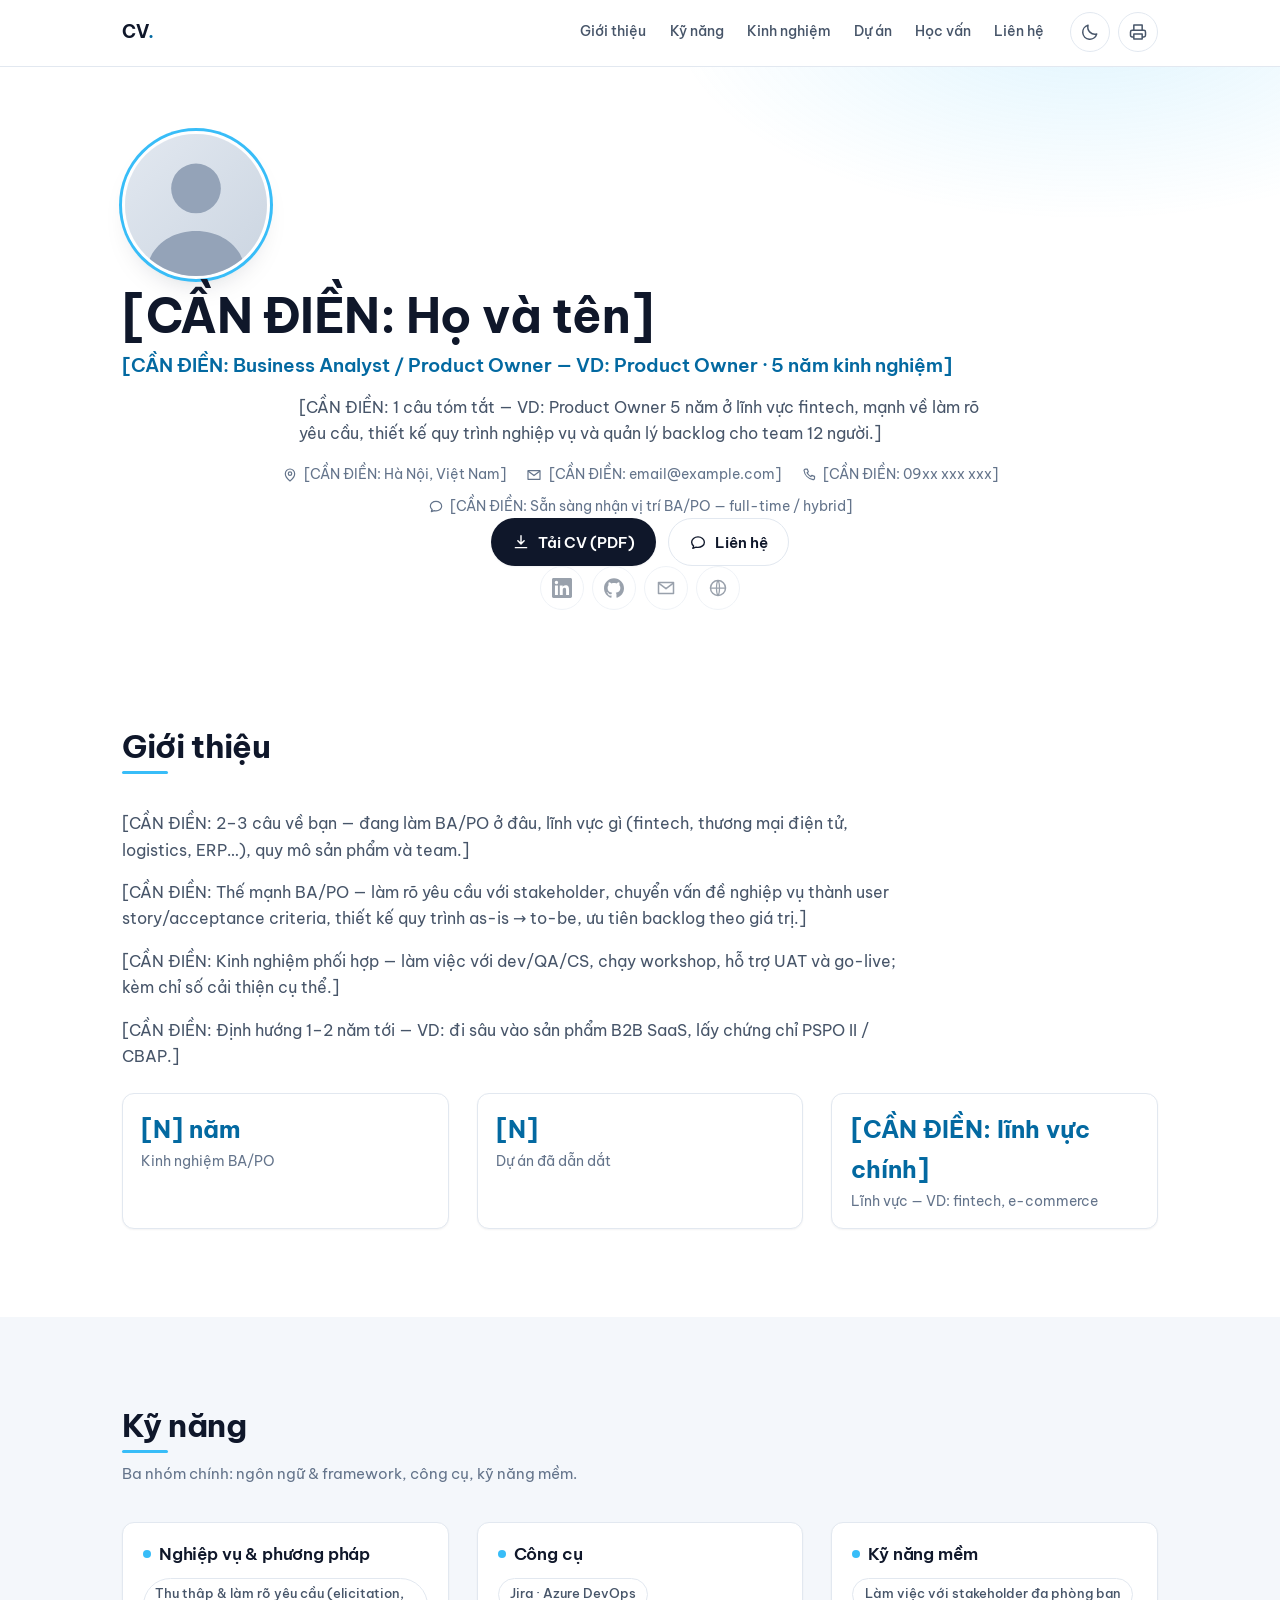
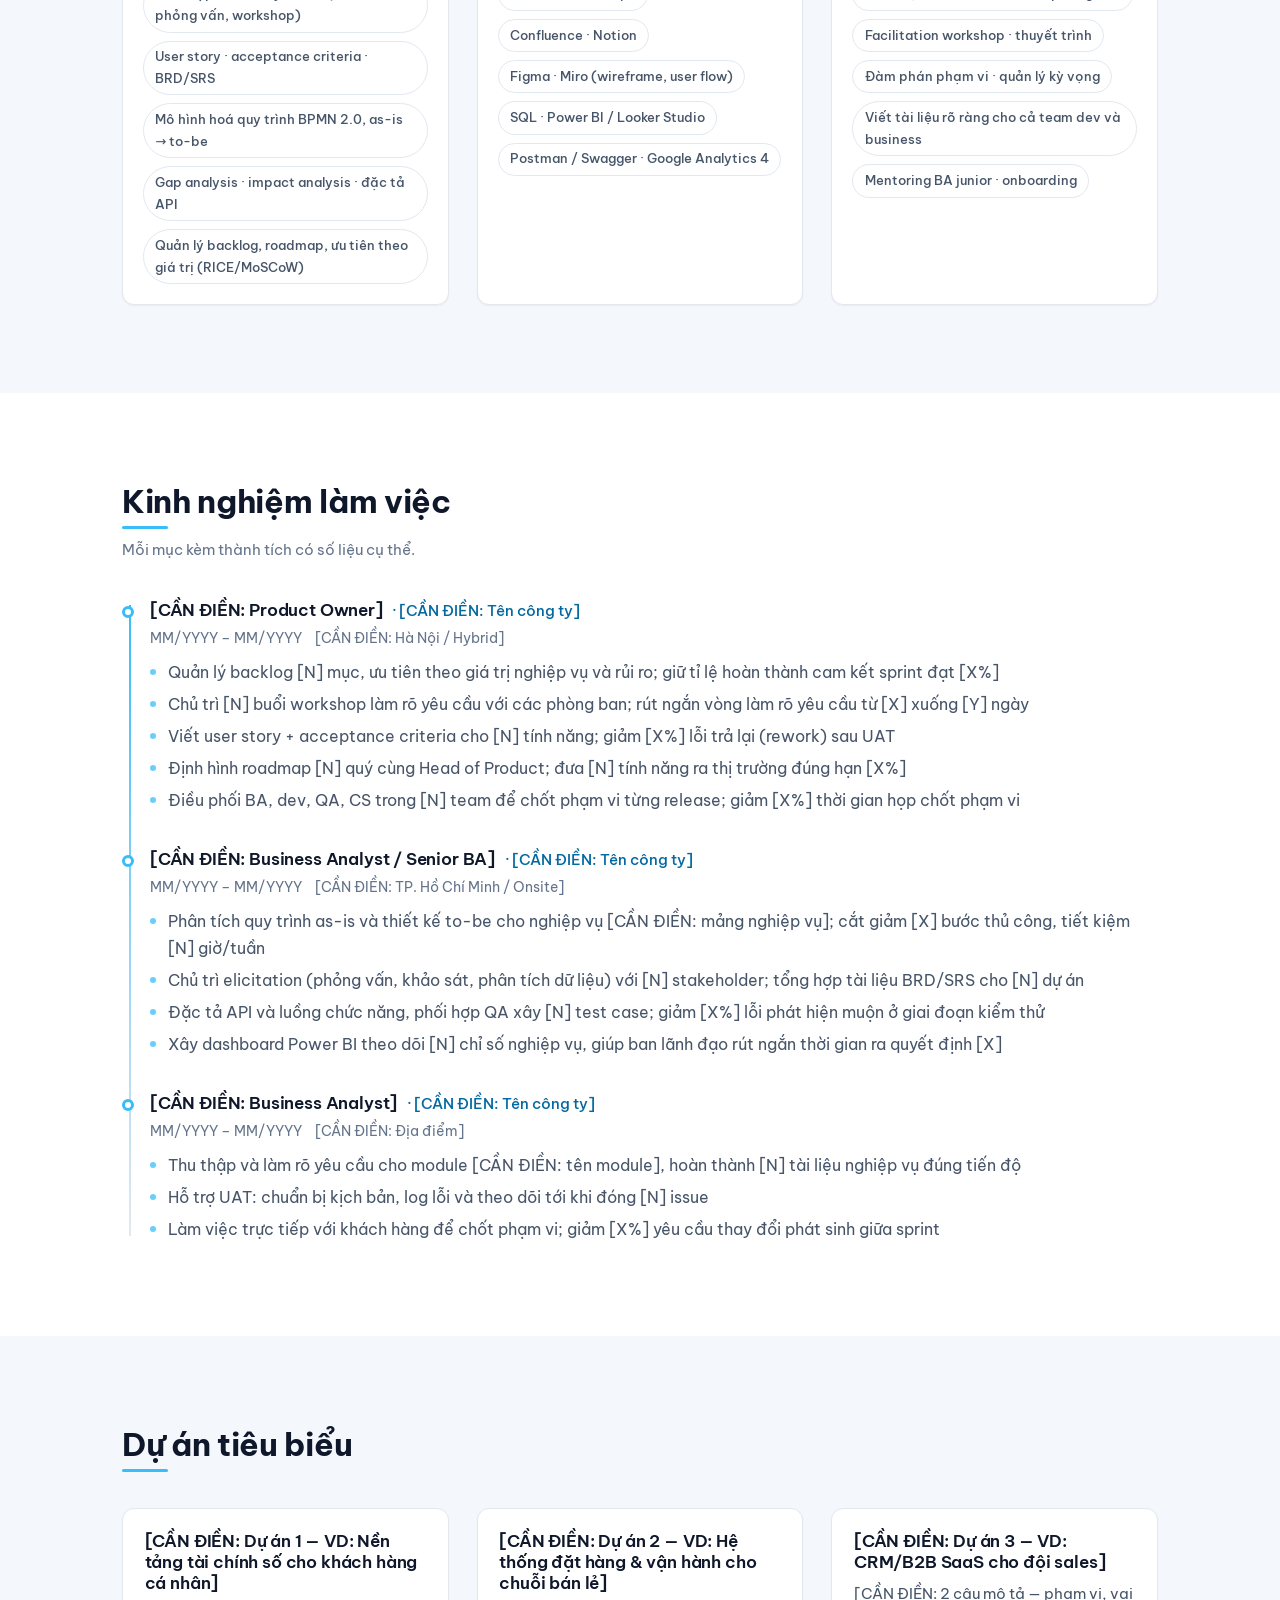
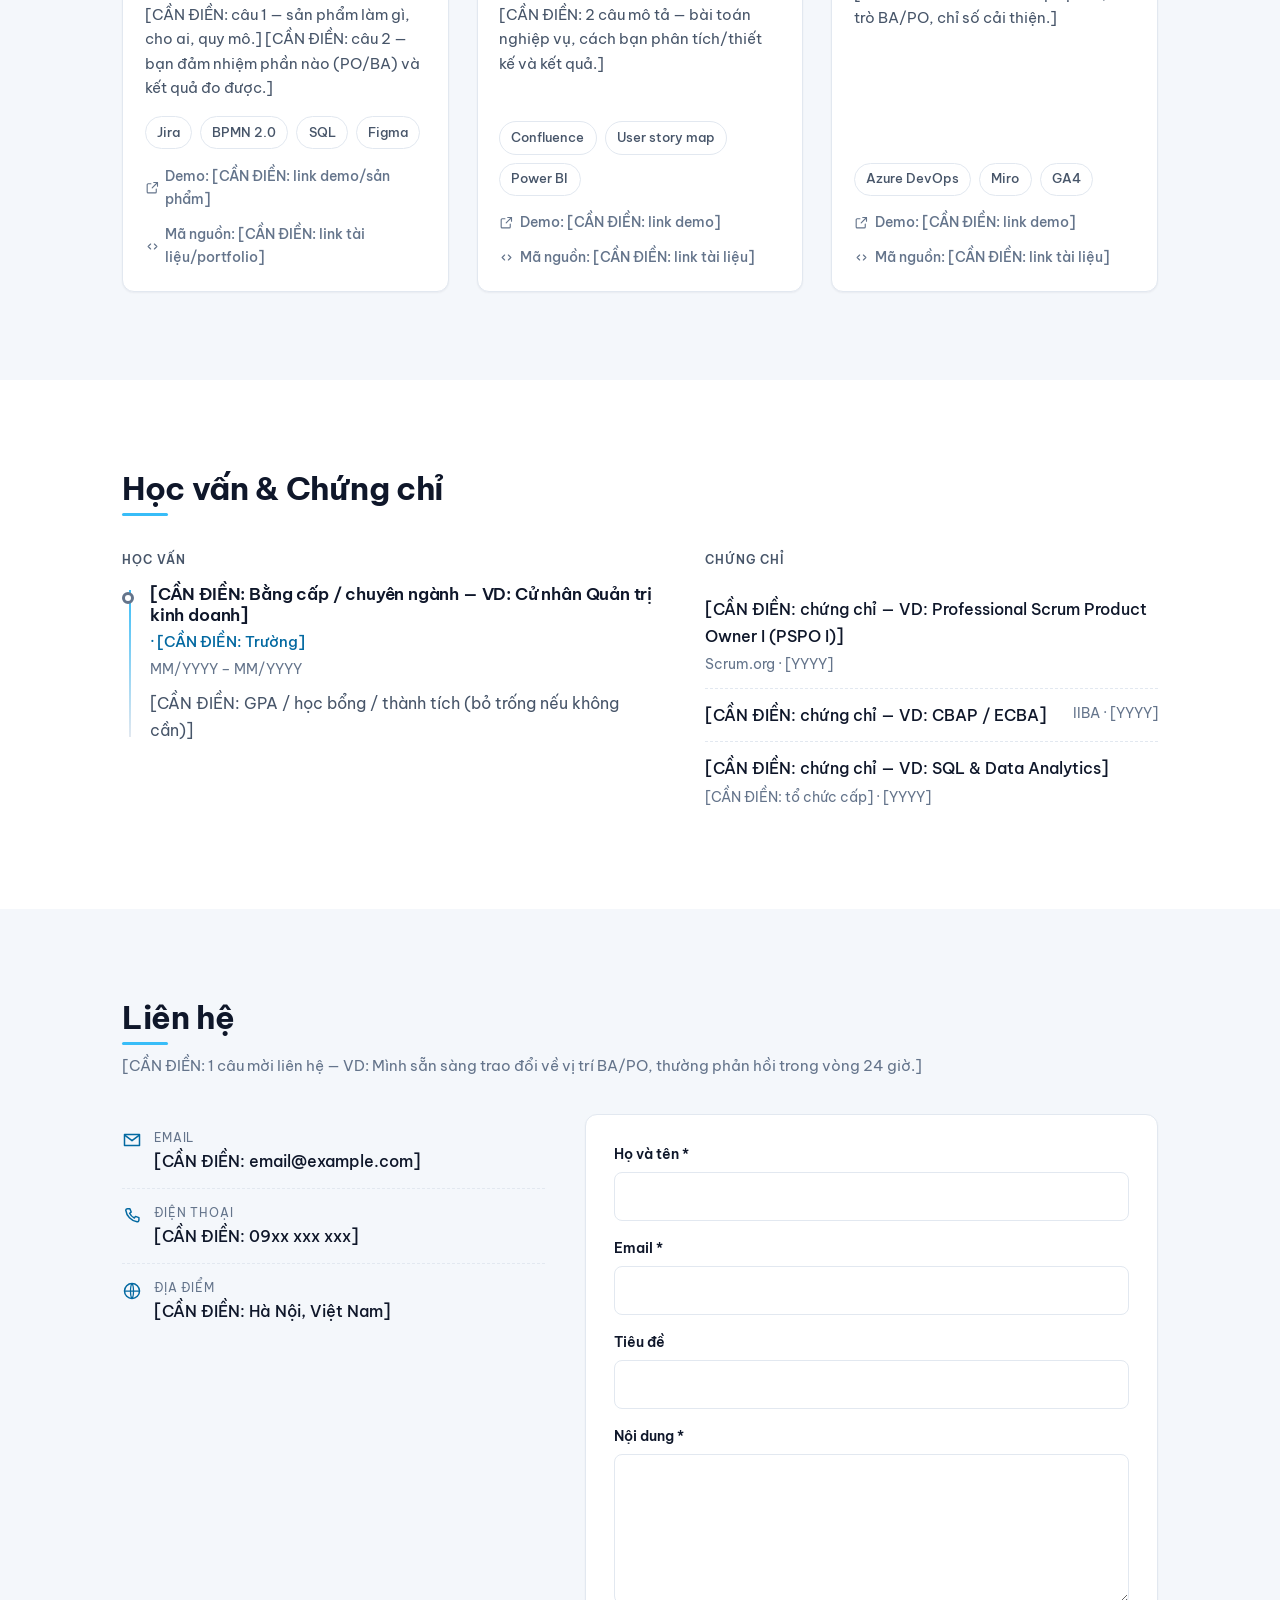
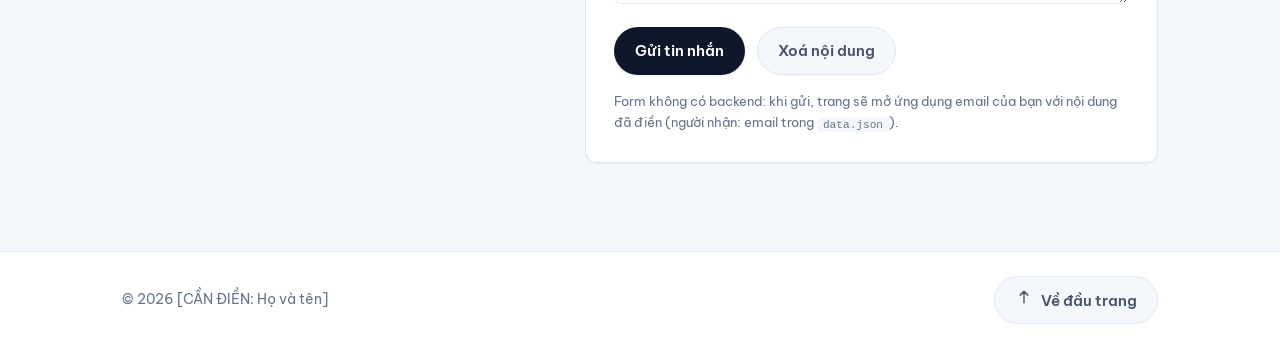
<file: index.html>
<!DOCTYPE html>
<html lang="vi">
<head>
  <meta charset="UTF-8">
  <meta name="viewport" content="width=device-width, initial-scale=1.0, viewport-fit=cover">
  <meta name="color-scheme" content="light dark">

  <title>[CẦN ĐIỀN: Họ và tên] — [CẦN ĐIỀN: Chức danh] | CV</title>
  <meta name="description" content="CV cá nhân của [CẦN ĐIỀN: Họ và tên] — [CẦN ĐIỀN: Chức danh]. Kinh nghiệm làm việc, kỹ năng, dự án tiêu biểu và thông tin liên hệ.">
  <meta name="author" content="[CẦN ĐIỀN: Họ và tên]">
  <meta name="robots" content="index, follow">
  <link rel="canonical" href="https://tuanlee101.github.io/cv-website/">

  <!-- Favicon (SVG, không cần file ảnh rời) -->
  <link rel="icon" href="assets/favicon.svg" type="image/svg+xml">
  <link rel="apple-touch-icon" href="assets/favicon.svg">
  <meta name="theme-color" content="#ffffff" media="(prefers-color-scheme: light)">
  <meta name="theme-color" content="#0B1220" media="(prefers-color-scheme: dark)">

  <!-- Open Graph / Twitter -->
  <meta property="og:type" content="profile">
  <meta property="og:locale" content="vi_VN">
  <meta property="og:site_name" content="CV — [CẦN ĐIỀN: Họ và tên]">
  <meta property="og:title" content="[CẦN ĐIỀN: Họ và tên] — [CẦN ĐIỀN: Chức danh]">
  <meta property="og:description" content="CV cá nhân: kinh nghiệm làm việc, kỹ năng, dự án tiêu biểu và thông tin liên hệ.">
  <meta property="og:url" content="https://tuanlee101.github.io/cv-website/">
  <meta property="og:image" content="https://tuanlee101.github.io/cv-website/assets/og-image.png">
  <meta property="og:image:width" content="1200">
  <meta property="og:image:height" content="630">
  <meta name="twitter:card" content="summary_large_image">
  <meta name="twitter:title" content="[CẦN ĐIỀN: Họ và tên] — [CẦN ĐIỀN: Chức danh]">
  <meta name="twitter:description" content="CV cá nhân: kinh nghiệm làm việc, kỹ năng, dự án tiêu biểu và thông tin liên hệ.">
  <meta name="twitter:image" content="https://tuanlee101.github.io/cv-website/assets/og-image.png">

  <!-- 1 font duy nhất: Be Vietnam Pro (đủ dấu tiếng Việt) + fallback hệ thống -->
  <link rel="preconnect" href="https://fonts.googleapis.com">
  <link rel="preconnect" href="https://fonts.gstatic.com" crossorigin>
  <link rel="stylesheet" href="https://fonts.googleapis.com/css2?family=Be+Vietnam+Pro:wght@400;500;600;700&display=swap">

  <link rel="stylesheet" href="styles.css">

  <!-- JSON-LD Person: bản tĩnh để crawler đọc được; script.js sẽ đồng bộ lại từ data.json -->
  <script type="application/ld+json" id="ld-json">
  {
    "@context": "https://schema.org",
    "@type": "Person",
    "name": "[CẦN ĐIỀN: Họ và tên]",
    "jobTitle": "[CẦN ĐIỀN: Chức danh]",
    "url": "https://tuanlee101.github.io/cv-website/",
    "email": "mailto:[CẦN ĐIỀN: email]",
    "address": { "@type": "PostalAddress", "addressLocality": "[CẦN ĐIỀN: Thành phố]", "addressCountry": "VN" },
    "sameAs": ["https://github.com/[CẦN ĐIỀN]"]
  }
  </script>
</head>
<body>
  <a class="skip-link" href="#main">Bỏ qua tới nội dung chính</a>

  <header class="site-header no-print">
    <div class="wrap header-inner">
      <a class="brand" href="#hero" id="brand">CV<span class="brand-dot">.</span></a>

      <nav class="site-nav" aria-label="Điều hướng chính">
        <ul>
          <li><a href="#about">Giới thiệu</a></li>
          <li><a href="#skills">Kỹ năng</a></li>
          <li><a href="#experience">Kinh nghiệm</a></li>
          <li><a href="#projects">Dự án</a></li>
          <li><a href="#education">Học vấn</a></li>
          <li><a href="#contact">Liên hệ</a></li>
        </ul>
      </nav>

      <div class="header-actions">
        <button type="button" id="theme-toggle" class="icon-btn theme-toggle"
                aria-label="Bật chế độ tối" aria-pressed="false" title="Bật/tắt chế độ tối">
          <span class="icon-sun" aria-hidden="true"></span>
          <span class="icon-moon" aria-hidden="true"></span>
        </button>
        <button type="button" id="print-btn" class="icon-btn" aria-label="In hoặc lưu CV thành PDF" title="In / lưu PDF">
          <span class="icon-print" aria-hidden="true"></span>
        </button>
      </div>
    </div>
    <div class="scroll-progress" aria-hidden="true"><span id="scroll-bar"></span></div>
  </header>

  <main id="main">
    <!-- 1. HERO -->
    <section id="hero" class="hero" aria-labelledby="hero-name">
      <div class="wrap" id="hero-content"></div>
    </section>

    <!-- 2. GIỚI THIỆU -->
    <section id="about" class="section" aria-labelledby="about-title">
      <div class="wrap">
        <div class="section-head">
          <h2 id="about-title" class="section-title">Giới thiệu</h2>
        </div>
        <div id="about-content"></div>
      </div>
    </section>

    <!-- 3. KỸ NĂNG -->
    <section id="skills" class="section section-alt" aria-labelledby="skills-title">
      <div class="wrap">
        <div class="section-head">
          <h2 id="skills-title" class="section-title">Kỹ năng</h2>
          <p class="section-sub">Ba nhóm chính: ngôn ngữ &amp; framework, công cụ, kỹ năng mềm.</p>
        </div>
        <div id="skills-grid" class="skills-grid"></div>
      </div>
    </section>

    <!-- 4. KINH NGHIỆM -->
    <section id="experience" class="section" aria-labelledby="experience-title">
      <div class="wrap">
        <div class="section-head">
          <h2 id="experience-title" class="section-title">Kinh nghiệm làm việc</h2>
          <p class="section-sub">Mỗi mục kèm thành tích có số liệu cụ thể.</p>
        </div>
        <ol id="experience-timeline" class="timeline"></ol>
      </div>
    </section>

    <!-- 5. DỰ ÁN -->
    <section id="projects" class="section section-alt" aria-labelledby="projects-title">
      <div class="wrap">
        <div class="section-head">
          <h2 id="projects-title" class="section-title">Dự án tiêu biểu</h2>
        </div>
        <div id="projects-grid" class="cards-grid"></div>
      </div>
    </section>

    <!-- 6. HỌC VẤN & CHỨNG CHỈ -->
    <section id="education" class="section" aria-labelledby="education-title">
      <div class="wrap">
        <div class="section-head">
          <h2 id="education-title" class="section-title">Học vấn &amp; Chứng chỉ</h2>
        </div>
        <div class="edu-columns">
          <div>
            <h3 class="sub-title">Học vấn</h3>
            <ol id="education-list" class="timeline timeline-short"></ol>
          </div>
          <div>
            <h3 class="sub-title">Chứng chỉ</h3>
            <ul id="cert-list" class="cert-list"></ul>
          </div>
        </div>
      </div>
    </section>

    <!-- 7. LIÊN HỆ -->
    <section id="contact" class="section section-alt" aria-labelledby="contact-title">
      <div class="wrap">
        <div class="section-head">
          <h2 id="contact-title" class="section-title">Liên hệ</h2>
          <p class="section-sub" id="contact-note"></p>
        </div>
        <div class="contact-grid">
          <ul id="contact-info" class="contact-info"></ul>

          <form id="contact-form" class="contact-form no-print" novalidate>
            <div class="field">
              <label for="cf-name">Họ và tên <span aria-hidden="true">*</span></label>
              <input type="text" id="cf-name" name="name" autocomplete="name" required aria-describedby="cf-name-err">
              <p class="field-error" id="cf-name-err" hidden></p>
            </div>
            <div class="field">
              <label for="cf-email">Email <span aria-hidden="true">*</span></label>
              <input type="email" id="cf-email" name="email" autocomplete="email" required aria-describedby="cf-email-err">
              <p class="field-error" id="cf-email-err" hidden></p>
            </div>
            <div class="field">
              <label for="cf-subject">Tiêu đề</label>
              <input type="text" id="cf-subject" name="subject" aria-describedby="cf-subject-err">
              <p class="field-error" id="cf-subject-err" hidden></p>
            </div>
            <div class="field">
              <label for="cf-message">Nội dung <span aria-hidden="true">*</span></label>
              <textarea id="cf-message" name="message" rows="5" required aria-describedby="cf-message-err"></textarea>
              <p class="field-error" id="cf-message-err" hidden></p>
            </div>
            <div class="form-actions">
              <button type="submit" class="btn btn-primary">Gửi tin nhắn</button>
              <button type="reset" class="btn btn-ghost">Xoá nội dung</button>
            </div>
            <p class="form-status" id="form-status" role="status" aria-live="polite"></p>
            <p class="form-hint">
              Form không có backend: khi gửi, trang sẽ mở ứng dụng email của bạn với nội dung đã điền
              (người nhận: email trong <code>data.json</code>).
            </p>
          </form>
        </div>
      </div>
    </section>
  </main>

  <footer class="site-footer">
    <div class="wrap footer-inner">
      <p id="footer-copy">© [CẦN ĐIỀN: Họ và tên]</p>
      <button type="button" id="to-top" class="btn btn-ghost no-print">
        <span class="icon-up" aria-hidden="true"></span> Về đầu trang
      </button>
    </div>
  </footer>

  <noscript>
    <p class="noscript">Trang này dùng JavaScript để đọc nội dung từ <code>data.json</code>. Hãy bật JavaScript, hoặc mở trực tiếp file <code>data.json</code> để xem nội dung.</p>
  </noscript>

  <script src="script.js"></script>
</body>
</html>
</file>
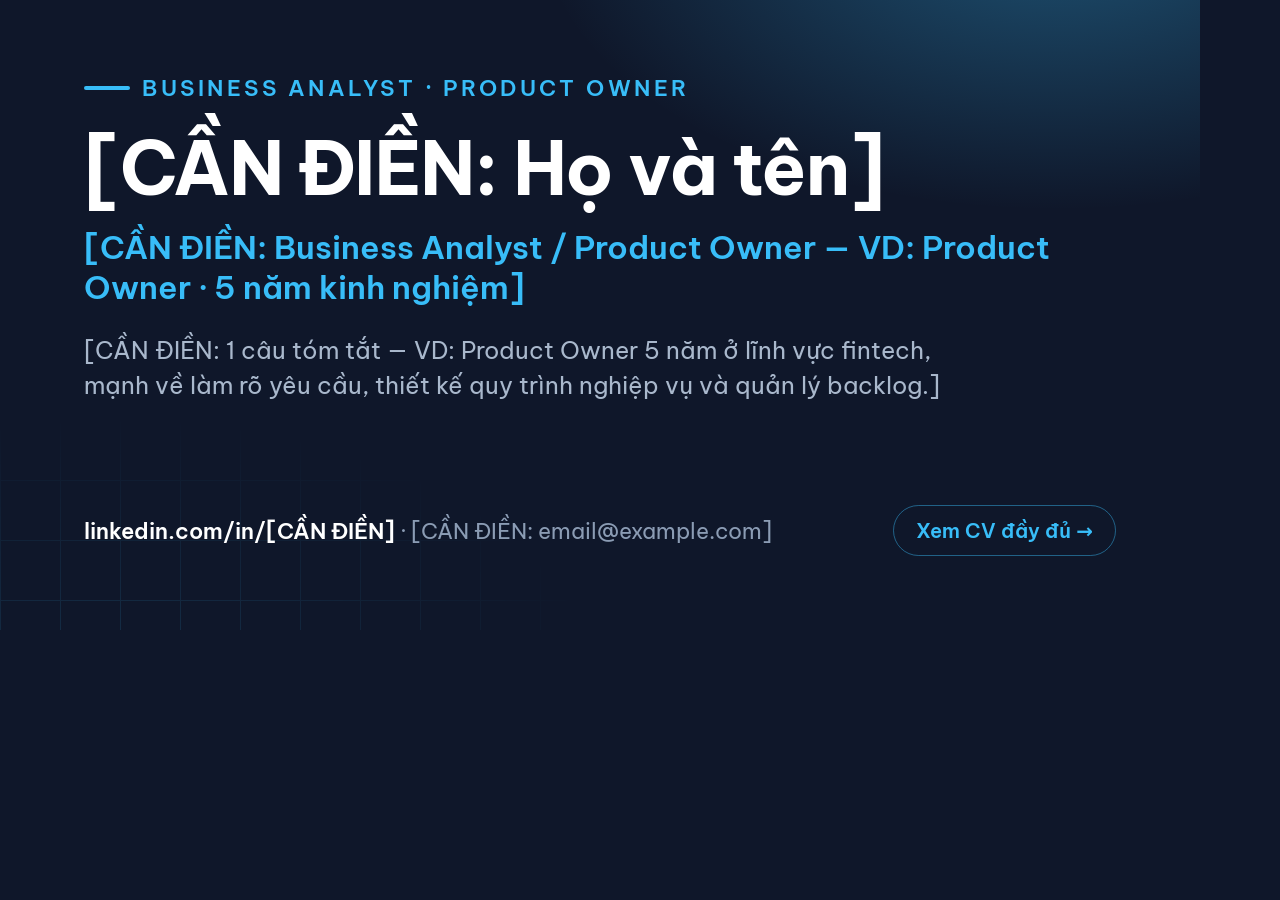
<file: tools/og-template.html>
<!DOCTYPE html>
<html lang="vi">
<head>
<meta charset="UTF-8">
<title>OG image template</title>
<link rel="preconnect" href="https://fonts.googleapis.com">
<link rel="preconnect" href="https://fonts.gstatic.com" crossorigin>
<link rel="stylesheet" href="https://fonts.googleapis.com/css2?family=Be+Vietnam+Pro:wght@400;600;700&display=swap">
<style>
  /* Template ảnh chia sẻ 1200×630. Sửa nội dung ở đây rồi chạy tools/make-og-image.sh */
  * { box-sizing: border-box; margin: 0; }
  body {
    width: 1200px; height: 630px; overflow: hidden;
    font-family: "Be Vietnam Pro", system-ui, -apple-system, "Segoe UI", Roboto, sans-serif;
    background: #0F172A; color: #fff; position: relative;
  }
  .glow { position: absolute; inset: 0; background: radial-gradient(760px 420px at 88% -12%, rgba(56,189,248,.35), transparent 68%); }
  .grid { position: absolute; inset: 0; opacity: .16;
    background-image: linear-gradient(#38BDF8 1px, transparent 1px), linear-gradient(90deg, #38BDF8 1px, transparent 1px);
    background-size: 60px 60px; mask-image: radial-gradient(700px 400px at 10% 110%, #000, transparent 70%); }
  .wrap { position: relative; height: 100%; padding: 74px 84px; display: flex; flex-direction: column; justify-content: space-between; }
  .tag { display: inline-flex; align-items: center; gap: 12px; font-size: 22px; font-weight: 600; letter-spacing: .16em; text-transform: uppercase; color: #38BDF8; }
  .tag::before { content: ""; width: 46px; height: 4px; border-radius: 2px; background: #38BDF8; }
  h1 { font-size: 74px; line-height: 1.1; font-weight: 700; letter-spacing: -.02em; max-width: 960px; }
  .title { font-size: 32px; color: #38BDF8; font-weight: 600; margin-top: 18px; }
  .summary { font-size: 24px; color: #A9B8CC; margin-top: 26px; max-width: 860px; line-height: 1.45; }
  .foot { display: flex; align-items: center; justify-content: space-between; font-size: 22px; color: #8B9CB4; }
  .foot b { color: #fff; font-weight: 600; }
  .badge { display: inline-flex; align-items: center; gap: 14px; padding: 12px 22px; border: 1px solid rgba(56,189,248,.45); border-radius: 999px; color: #38BDF8; font-weight: 600; font-size: 20px; }
</style>
</head>
<body>
  <div class="glow"></div>
  <div class="grid"></div>
  <div class="wrap">
    <div>
      <span class="tag">Business Analyst · Product Owner</span>
      <h1 style="margin-top:26px">[CẦN ĐIỀN: Họ và tên]</h1>
      <p class="title">[CẦN ĐIỀN: Business Analyst / Product Owner — VD: Product Owner · 5 năm kinh nghiệm]</p>
      <p class="summary">[CẦN ĐIỀN: 1 câu tóm tắt — VD: Product Owner 5 năm ở lĩnh vực fintech, mạnh về làm rõ yêu cầu, thiết kế quy trình nghiệp vụ và quản lý backlog.]</p>
    </div>
    <div class="foot">
      <span><b>linkedin.com/in/[CẦN ĐIỀN]</b> · [CẦN ĐIỀN: email@example.com]</span>
      <span class="badge">Xem CV đầy đủ →</span>
    </div>
  </div>
</body>
</html>
</file>
<file: styles.css>
/* =====================================================================
   CV website — styles.css
   Palette (phương án A): navy #0F172A + accent #38BDF8 trên nền sáng.
   Đổi theme = đổi biến trong :root bên dưới.
   ===================================================================== */

:root {
  /* Brand */
  --navy: #0F172A;
  --accent: #38BDF8;
  --accent-ink: #0369A1;         /* accent viết chữ trên nền sáng — đủ tương phản AA */
  --accent-soft: rgba(56, 189, 248, .16);

  /* Surfaces */
  --bg: #FFFFFF;
  --bg-soft: #F4F7FB;
  --card: #FFFFFF;
  --border: #E2E8F0;

  /* Text */
  --ink: #0F172A;
  --ink-soft: #475569;
  --ink-mute: #64748B;
  --danger: #DC2626;             /* thông báo lỗi — đủ tương phản AA trên nền sáng */
  --ok: #15803D;                 /* thông báo thành công */

  --shadow-sm: 0 1px 2px rgba(15, 23, 42, .05);
  --shadow: 0 2px 4px rgba(15, 23, 42, .04), 0 14px 32px -18px rgba(15, 23, 42, .28);

  /* Shape & rhythm */
  --radius: 12px;
  --radius-sm: 8px;
  --radius-pill: 999px;
  --maxw: 1100px;
  --gap: clamp(1rem, 2.4vw, 1.75rem);
  --section-pad: clamp(3rem, 7vw, 5.5rem);

  --font: "Be Vietnam Pro", system-ui, -apple-system, "Segoe UI", Roboto, "Helvetica Neue", Arial, sans-serif;

  --ring: 0 0 0 3px var(--accent-soft), 0 0 0 2px var(--accent);
}

/* Dark theme: biến thể của cùng palette */
:root[data-theme="dark"] {
  --bg: #0B1220;
  --bg-soft: #0E1729;
  --card: #111C31;
  --border: #1E2A44;

  --ink: #E8EEF9;
  --ink-soft: #A9B8CC;
  --ink-mute: #8B9CB4;
  --danger: #F87171;
  --ok: #4ADE80;
  --accent-ink: #38BDF8;          /* trên nền tối, chính accent đã đủ tương phản */
  --accent-soft: rgba(56, 189, 248, .20);

  --shadow-sm: 0 1px 2px rgba(0, 0, 0, .35);
  --shadow: 0 2px 4px rgba(0, 0, 0, .3), 0 16px 36px -20px rgba(0, 0, 0, .7);
}

/* Tôn trọng cài đặt hệ thống khi người dùng CHƯA tự chọn */
@media (prefers-color-scheme: dark) {
  :root:not([data-theme="light"]) {
    --bg: #0B1220;
    --bg-soft: #0E1729;
    --card: #111C31;
    --border: #1E2A44;
    --ink: #E8EEF9;
    --ink-soft: #A9B8CC;
    --ink-mute: #8B9CB4;
    --danger: #F87171;
    --ok: #4ADE80;
    --accent-ink: #38BDF8;
    --accent-soft: rgba(56, 189, 248, .20);
    --shadow-sm: 0 1px 2px rgba(0, 0, 0, .35);
    --shadow: 0 2px 4px rgba(0, 0, 0, .3), 0 16px 36px -20px rgba(0, 0, 0, .7);
  }
}

/* ------------------------------------------------------------------ reset */
*, *::before, *::after { box-sizing: border-box; }

/* [hidden] phải thắng mọi display cụ thể (bug popup luôn hiện) */
[hidden] { display: none !important; }

html { -webkit-text-size-adjust: 100%; scroll-behavior: smooth; scroll-padding-top: 88px; }

body {
  margin: 0;
  background: var(--bg);
  color: var(--ink);
  font-family: var(--font);
  font-size: 16px;
  line-height: 1.65;
  -webkit-font-smoothing: antialiased;
  transition: background-color .25s ease, color .25s ease;
}

img, svg { max-width: 100%; }
img { height: auto; }

h1, h2, h3, h4 { line-height: 1.25; margin: 0 0 .5rem; letter-spacing: -.01em; }
h1 { font-size: clamp(1.9rem, 6vw, 3rem); font-weight: 700; }
h2 { font-size: clamp(1.4rem, 3.4vw, 2rem); font-weight: 700; }
h3 { font-size: 1.05rem; font-weight: 600; }
p { margin: 0 0 1rem; }
ul, ol { margin: 0; padding: 0; list-style: none; }

a { color: var(--accent-ink); text-decoration: none; }
a:hover { text-decoration: underline; }

:focus-visible {
  outline: none;
  box-shadow: var(--ring);
  border-radius: var(--radius-sm);
}

.skip-link {
  position: absolute; left: -9999px; top: 0; z-index: 100;
  background: var(--navy); color: #fff; padding: .75rem 1rem; border-radius: 0 0 var(--radius-sm) 0;
}
.skip-link:focus { left: 0; }

.wrap { width: 100%; max-width: var(--maxw); margin-inline: auto; padding-inline: clamp(1rem, 4vw, 2rem); }

/* ---------------------------------------------------------------- header */
.site-header {
  position: sticky; top: 0; z-index: 40;
  background: color-mix(in srgb, var(--bg) 88%, transparent);
  backdrop-filter: blur(10px);
  border-bottom: 1px solid var(--border);
}
.header-inner { display: flex; align-items: center; gap: 1rem; min-height: 64px; }

.brand { font-weight: 700; font-size: 1.1rem; color: var(--ink); letter-spacing: -.02em; }
.brand:hover { text-decoration: none; }
.brand-dot { color: var(--accent-ink); }

.site-nav { margin-left: auto; min-width: 0; }
.site-nav ul { display: flex; gap: .25rem; overflow-x: auto; scrollbar-width: none; }
.site-nav ul::-webkit-scrollbar { display: none; }

/* ≤700px: nav xuống hàng riêng, cuộn ngang — tránh ép header rộng quá viewport */
@media (max-width: 700px) {
  .header-inner { flex-wrap: wrap; padding-block: .5rem; }
  .site-nav { order: 3; width: 100%; margin-left: 0; }
  .brand { margin-right: auto; }
  .site-nav ul { scroll-snap-type: x proximity; }
  .site-nav a { scroll-snap-align: start; }
  .scroll-progress { margin-top: -1px; }
}
.site-nav a {
  display: block; padding: .4rem .6rem; border-radius: var(--radius-pill);
  color: var(--ink-soft); font-size: .875rem; font-weight: 500; white-space: nowrap;
}
.site-nav a:hover { background: var(--bg-soft); color: var(--ink); text-decoration: none; }
.site-nav a[aria-current="true"] { color: var(--accent-ink); background: var(--accent-soft); }

.header-actions { display: flex; gap: .5rem; }

.icon-btn {
  display: inline-flex; align-items: center; justify-content: center;
  width: 40px; height: 40px; padding: 0;
  background: var(--card); color: var(--ink-soft);
  border: 1px solid var(--border); border-radius: 50%;
  cursor: pointer; transition: color .2s, border-color .2s, transform .2s;
}
.icon-btn:hover { color: var(--accent-ink); border-color: var(--accent); }
.icon-btn:active { transform: scale(.96); }
.icon-btn svg, .icon-btn span { width: 20px; height: 20px; display: block; }

.scroll-progress { height: 2px; background: transparent; }
.scroll-progress span { display: block; height: 100%; width: 0; background: var(--accent); }

/* theme toggle: mặt trời khi đang tối, mặt trăng khi đang sáng */
.theme-toggle .icon-sun { display: none; }
:root[data-theme="dark"] .theme-toggle .icon-moon { display: none; }
:root[data-theme="dark"] .theme-toggle .icon-sun { display: block; }
@media (prefers-color-scheme: dark) {
  :root:not([data-theme="light"]) .theme-toggle .icon-moon { display: none; }
  :root:not([data-theme="light"]) .theme-toggle .icon-sun { display: block; }
}

/* ------------------------------------------------------------------ hero */
.hero {
  padding: clamp(2.25rem, 6vw, 4rem) 0 clamp(1rem, 2.5vw, 1.75rem);
  background:
    radial-gradient(600px 300px at 85% -10%, var(--accent-soft), transparent 70%),
    var(--bg);
}
.hero-inner { display: grid; gap: clamp(1.5rem, 4vw, 3rem); justify-items: center; text-align: center; }
.avatar {
  width: clamp(112px, 22vw, 148px); aspect-ratio: 1; border-radius: 50%;
  object-fit: cover; background: var(--bg-soft);
  border: 3px solid var(--card);
  box-shadow: 0 0 0 3px var(--accent), var(--shadow);
}
.hero-name { margin: 0 0 .25rem; }
.hero-title { color: var(--accent-ink); font-weight: 600; font-size: clamp(1rem, 2.4vw, 1.2rem); margin-bottom: .75rem; }
.hero-summary { max-width: 62ch; color: var(--ink-soft); margin-inline: auto; }
.hero-meta { display: flex; flex-wrap: wrap; gap: .5rem 1.25rem; justify-content: center; color: var(--ink-mute); font-size: .9rem; }
.hero-meta li { display: inline-flex; align-items: center; gap: .4rem; }
.hero-meta svg { width: 16px; height: 16px; }

.cta-row { display: flex; flex-wrap: wrap; gap: .75rem; justify-content: center; }

.btn {
  display: inline-flex; align-items: center; gap: .5rem;
  min-height: 44px; padding: .65rem 1.25rem;
  font: inherit; font-weight: 600; font-size: .95rem;
  border-radius: var(--radius-pill); border: 1px solid transparent; cursor: pointer;
  transition: transform .18s, box-shadow .18s, background-color .18s, color .18s, border-color .18s;
}
.btn:hover { text-decoration: none; transform: translateY(-1px); }
.btn svg { width: 18px; height: 18px; }
.btn-primary { background: var(--navy); color: #fff; box-shadow: var(--shadow-sm); }
.btn-primary:hover { background: #16224a; }
:root[data-theme="dark"] .btn-primary { background: var(--accent); color: #06121F; }
@media (prefers-color-scheme: dark) {
  :root:not([data-theme="light"]) .btn-primary { background: var(--accent); color: #06121F; }
}
.btn-outline { background: transparent; color: var(--ink); border-color: var(--border); }
.btn-outline:hover { border-color: var(--accent); color: var(--accent-ink); }
.btn-ghost { background: var(--bg-soft); color: var(--ink-soft); border-color: var(--border); }
.btn-ghost:hover { color: var(--ink); }

.social-list { display: flex; flex-wrap: wrap; gap: .5rem; justify-content: center; }
.social-list a, .social-list span.social-disabled {
  display: inline-flex; align-items: center; justify-content: center;
  width: 44px; height: 44px; border-radius: 50%;
  background: var(--card); border: 1px solid var(--border); color: var(--ink-soft);
  transition: color .2s, border-color .2s, transform .2s;
}
.social-list svg { width: 20px; height: 20px; }
.social-list a:hover { color: var(--accent-ink); border-color: var(--accent); transform: translateY(-2px); }
.social-list span.social-disabled { opacity: .55; cursor: not-allowed; }

/* --------------------------------------------------------------- section */
.section { padding: var(--section-pad) 0; }
.section-alt { background: var(--bg-soft); }
.section-head { margin-bottom: clamp(1.5rem, 3vw, 2.25rem); }
.section-title { margin: 0; position: relative; padding-bottom: .5rem; }
.section-title::after {
  content: ""; position: absolute; left: 0; bottom: 0;
  width: 46px; height: 3px; border-radius: 2px; background: var(--accent);
}
.section-sub { color: var(--ink-mute); margin: .5rem 0 0; font-size: .95rem; }
.sub-title { color: var(--ink-soft); text-transform: uppercase; letter-spacing: .08em; font-size: .78rem; margin-bottom: 1rem; }

/* ------------------------------------------------------------ about/cards */
.about-body { max-width: 72ch; color: var(--ink-soft); }
.about-body p { margin-bottom: 1rem; }
.about-body strong { color: var(--ink); }

.facts { display: grid; grid-template-columns: repeat(auto-fit, minmax(150px, 1fr)); gap: var(--gap); margin-top: 1.5rem; }
.fact { background: var(--card); border: 1px solid var(--border); border-radius: var(--radius); padding: 1rem 1.15rem; box-shadow: var(--shadow-sm); }
.fact-value { font-size: 1.5rem; font-weight: 700; color: var(--accent-ink); }
.fact-label { font-size: .85rem; color: var(--ink-mute); }

/* ---------------------------------------------------------------- skills */
.skills-grid { display: grid; grid-template-columns: 1fr; gap: var(--gap); }
@media (min-width: 768px) { .skills-grid { grid-template-columns: repeat(3, 1fr); } }

.skill-card { background: var(--card); border: 1px solid var(--border); border-radius: var(--radius); padding: 1.25rem; box-shadow: var(--shadow-sm); }
.skill-card h3 { margin-bottom: .85rem; display: flex; align-items: center; gap: .5rem; }
.skill-card h3::before { content: ""; width: 8px; height: 8px; border-radius: 50%; background: var(--accent); flex: none; }

.chips { display: flex; flex-wrap: wrap; gap: .5rem; }
.chip {
  display: inline-block; padding: .3rem .7rem; font-size: .82rem; font-weight: 500;
  color: var(--ink-soft); background: var(--bg-soft); border: 1px solid var(--border);
  border-radius: var(--radius-pill);
}
.section-alt .chip { background: var(--card); }

.skill-row + .skill-row { margin-top: .85rem; }
.skill-row .skill-top { display: flex; justify-content: space-between; gap: .5rem; font-size: .88rem; margin-bottom: .35rem; }
.skill-row .skill-top b { font-weight: 600; }
.skill-row .skill-top span { color: var(--ink-mute); }
.bar { height: 6px; border-radius: 3px; background: var(--bg-soft); overflow: hidden; }
.section-alt .bar { background: var(--border); }
.bar > span { display: block; height: 100%; background: linear-gradient(90deg, var(--accent), var(--accent-ink)); border-radius: 3px; }

/* -------------------------------------------------------------- timeline */
.timeline { position: relative; padding-left: 1.75rem; }
.timeline::before {
  content: ""; position: absolute; left: .44rem; top: .4rem; bottom: .4rem;
  width: 2px; background: linear-gradient(180deg, var(--accent), var(--border));
}
.timeline > li { position: relative; padding-bottom: 1.75rem; break-inside: avoid; }
.timeline > li:last-child { padding-bottom: 0; }
.timeline > li::before {
  content: ""; position: absolute; left: -1.75rem; top: .5rem;
  width: 12px; height: 12px; border-radius: 50%;
  background: var(--card); border: 3px solid var(--accent);
}
.entry-head { display: flex; flex-wrap: wrap; align-items: baseline; gap: .15rem .6rem; }
.entry-title { font-size: 1.08rem; font-weight: 600; margin: 0; }
.entry-company { color: var(--accent-ink); font-weight: 500; font-size: .95rem; }
.entry-meta { display: flex; flex-wrap: wrap; gap: .15rem .8rem; color: var(--ink-mute); font-size: .85rem; margin: .25rem 0 .6rem; }
.entry-body { color: var(--ink-soft); }
.entry-body li { position: relative; padding-left: 1.1rem; margin-bottom: .35rem; }
.entry-body li::before { content: ""; position: absolute; left: 0; top: .62em; width: 6px; height: 6px; border-radius: 50%; background: var(--accent); opacity: .75; }
.timeline-short > li::before { border-color: var(--ink-mute); }

/* -------------------------------------------------------------- projects */
.cards-grid { display: grid; grid-template-columns: 1fr; gap: var(--gap); }
@media (min-width: 640px) { .cards-grid { grid-template-columns: repeat(2, 1fr); } }
@media (min-width: 1024px) { .cards-grid { grid-template-columns: repeat(3, 1fr); } }

.card {
  display: flex; flex-direction: column; gap: .6rem;
  background: var(--card); border: 1px solid var(--border); border-radius: var(--radius);
  padding: 1.35rem; box-shadow: var(--shadow-sm);
  transition: transform .2s, box-shadow .2s, border-color .2s;
  break-inside: avoid;
}
.card:hover { transform: translateY(-3px); box-shadow: var(--shadow); border-color: var(--accent); }
.card h3 { margin: 0; }
.card p { color: var(--ink-soft); font-size: .93rem; margin: 0; }
.card .chips { margin-top: auto; padding-top: .35rem; }
.card-links { display: flex; flex-wrap: wrap; gap: .75rem; font-size: .88rem; font-weight: 600; margin-top: .35rem; }
.card-links a { display: inline-flex; align-items: center; gap: .35rem; }
.card-links svg { width: 15px; height: 15px; flex: none; }
.card-links .link-placeholder { color: var(--ink-mute); font-weight: 500; display: inline-flex; align-items: center; gap: .35rem; }

/* -------------------------------------------------------- education/certs */
.edu-columns { display: grid; gap: clamp(1.5rem, 4vw, 2.5rem); }
@media (min-width: 900px) { .edu-columns { grid-template-columns: 1.2fr 1fr; } }
.cert-list li {
  display: flex; flex-wrap: wrap; justify-content: space-between; gap: .25rem 1rem;
  padding: .8rem 0; border-bottom: 1px dashed var(--border);
}
.cert-list li:last-child { border-bottom: 0; }
.cert-name { font-weight: 500; }
.cert-meta { color: var(--ink-mute); font-size: .85rem; }

/* --------------------------------------------------------------- contact */
.contact-grid { display: grid; gap: clamp(1.5rem, 4vw, 2.5rem); align-items: start; }
@media (min-width: 900px) { .contact-grid { grid-template-columns: .85fr 1.15fr; } }

.contact-info li {
  display: flex; align-items: flex-start; gap: .75rem;
  padding: .85rem 0; border-bottom: 1px dashed var(--border);
}
.contact-info li:last-child { border-bottom: 0; }
.contact-info svg { width: 20px; height: 20px; color: var(--accent-ink); flex: none; margin-top: .18rem; }
.contact-label { display: block; font-size: .78rem; text-transform: uppercase; letter-spacing: .07em; color: var(--ink-mute); }
.contact-value { font-weight: 500; word-break: break-word; }

.contact-form { background: var(--card); border: 1px solid var(--border); border-radius: var(--radius); padding: clamp(1.15rem, 3vw, 1.75rem); box-shadow: var(--shadow-sm); }
.field { margin-bottom: 1rem; }
.field label { display: block; font-size: .875rem; font-weight: 600; margin-bottom: .35rem; }
.field input, .field textarea {
  width: 100%; padding: .7rem .85rem; font: inherit; font-size: .95rem;
  color: var(--ink); background: var(--bg); border: 1px solid var(--border);
  border-radius: var(--radius-sm); transition: border-color .2s, box-shadow .2s;
}
.field textarea { resize: vertical; min-height: 120px; }
.field input:focus, .field textarea:focus { outline: none; border-color: var(--accent); box-shadow: 0 0 0 3px var(--accent-soft); }
.field input[aria-invalid="true"], .field textarea[aria-invalid="true"] { border-color: var(--danger); }
.field-error { color: var(--danger); font-size: .82rem; margin: .35rem 0 0; }
.form-actions { display: flex; flex-wrap: wrap; gap: .75rem; }
.form-status { margin: 1rem 0 0; font-size: .9rem; font-weight: 500; }
.form-status.ok { color: var(--ok); }
.form-status.err { color: var(--danger); }
.form-hint { margin: .75rem 0 0; font-size: .82rem; color: var(--ink-mute); }
.form-hint code, .noscript code { background: var(--bg-soft); padding: .1rem .35rem; border-radius: 4px; font-size: .85em; }

/* ---------------------------------------------------------------- footer */
.site-footer { border-top: 1px solid var(--border); padding: 1.5rem 0; background: var(--bg); }
.footer-inner { display: flex; flex-wrap: wrap; gap: .75rem; align-items: center; justify-content: space-between; }
.footer-inner p { margin: 0; color: var(--ink-mute); font-size: .88rem; }
.noscript { margin: 1rem auto; max-width: var(--maxw); padding: 1rem; border: 1px dashed var(--border); border-radius: var(--radius); color: var(--ink-soft); }

/* -------------------------------------------------------------- reveal */
[data-reveal] { opacity: 0; transform: translateY(16px); transition: opacity .6s ease, transform .6s ease; }
[data-reveal].is-visible { opacity: 1; transform: none; }

/* ------------------------------------------------------- reduced motion */
@media (prefers-reduced-motion: reduce) {
  html { scroll-behavior: auto; }
  *, *::before, *::after { animation-duration: .001ms !important; animation-iteration-count: 1 !important; transition-duration: .001ms !important; }
  [data-reveal] { opacity: 1; transform: none; }
}

/* ----------------------------------------------------------------- print */
@media print {
  @page { size: A4; margin: 14mm 13mm; }

  :root, :root[data-theme="dark"] {
    --bg: #fff; --bg-soft: #fff; --card: #fff; --border: #D6DCE5;
    --ink: #000; --ink-soft: #1F2937; --ink-mute: #374151;
    --accent: #0F172A; --accent-ink: #0F172A; --accent-soft: transparent;
    --shadow: none; --shadow-sm: none;
  }

  html { scroll-behavior: auto; }
  body { font-size: 9pt; line-height: 1.28; }

  /* Bản in gọn để gói trong 1–2 trang A4 */
  h1, .hero-name { font-size: 17pt; }
  h2, .section-title { font-size: 12pt; }
  h3, .entry-title { font-size: 10pt; }
  .hero-title { font-size: 9.5pt; margin-bottom: .15rem; }
  .hero-summary { font-size: 9pt; }
  .section-sub, .form-hint { display: none !important; }  /* dòng ghi chú/hướng dẫn — không cần trên giấy */
  .entry-body li { margin-bottom: .05rem; padding-left: .9rem; }
  .entry-body li::before { width: 4px; height: 4px; }
  .timeline > li { padding-bottom: .5rem; }
  .timeline { padding-left: 1rem; }
  .timeline > li::before { width: 9px; height: 9px; border-width: 2px; left: -1.35rem; }
  .section { padding: .3rem 0; }
  .section-head { margin-bottom: .15rem; }
  .sub-title { margin-bottom: .25rem; }
  .card, .skill-card, .fact, .contact-form { padding: .55rem .7rem; }
  /* Kỹ năng trên giấy: tiêu đề nhóm + chip chảy cùng dòng → tiết kiệm gần 1/3 trang */
  .skill-card { padding: 0 0 .35rem; border: 0; box-shadow: none; background: none; }
  .skill-card h3 { display: inline; margin: 0 .4rem 0 0; }
  .skill-card h3::before { display: none; }
  .skill-card h3::after { content: ":"; }
  .skill-card .chips { display: inline; }
  .skill-card .chip { border: 0; padding: 0; background: none; color: #000; }
  .skill-card .chip::after { content: " ·"; color: #666; }
  .skill-card .chip:last-child::after { content: ""; }
  .card-links .link-placeholder { display: none; }  /* chỗ chưa điền link thì không in ra giấy */
  .chip { padding: .05rem .45rem; font-size: 8pt; }
  .facts { gap: 3mm; margin-top: .35rem; }
  .fact-value { font-size: 12pt; }
  .about-body p { margin-bottom: .35rem; }
  .skill-card h3 { margin-bottom: .3rem; }
  .chips { gap: .25rem; }
  .contact-info li { padding: .35rem 0; }
  .edu-columns { gap: 5mm; }
  .avatar { width: 20mm; }
  .hero-inner { gap: 8mm; }
  .hero { padding: .2rem 0; }

  .no-print, .site-header, .site-footer #to-top, .social-list, .scroll-progress,
  .form-hint, .form-status, #print-btn, #theme-toggle, .skip-link { display: none !important; }

  .site-footer { border: 0; padding: 0; margin-top: .5rem; }
  .footer-inner { display: block; }
  .hero, .section, .section-alt { padding: .6rem 0; background: none !important; }
  .hero-inner { display: flex; flex-direction: row; align-items: center; gap: 12mm; text-align: left; justify-items: start; }
  .hero-summary { margin-inline: 0; }
  .cta-row { display: none; }
  .avatar { width: 30mm; box-shadow: none; border: 1px solid #999; }
  .wrap { padding-inline: 0; max-width: none; }
  .section-title { font-size: 13pt; }
  .section-head { margin-bottom: .4rem; }

  /* Không cắt giữa card / mục timeline */
  .card, .timeline > li, .fact, .skill-card, .cert-list li, .contact-form { break-inside: avoid; page-break-inside: avoid; }
  .cards-grid { grid-template-columns: repeat(3, 1fr); gap: 3mm; }
  /* 1 cột cho kỹ năng: chip chảy ngang 1 hàng rộng → thấp hơn nhiều so với 3 cột hẹp */
  .skills-grid { grid-template-columns: 1fr; gap: 3mm; }
  .edu-columns, .contact-grid { grid-template-columns: 1fr 1fr; gap: 6mm; }
  a { color: #000; text-decoration: none; }
  [data-reveal] { opacity: 1 !important; transform: none !important; }
}
</file>
